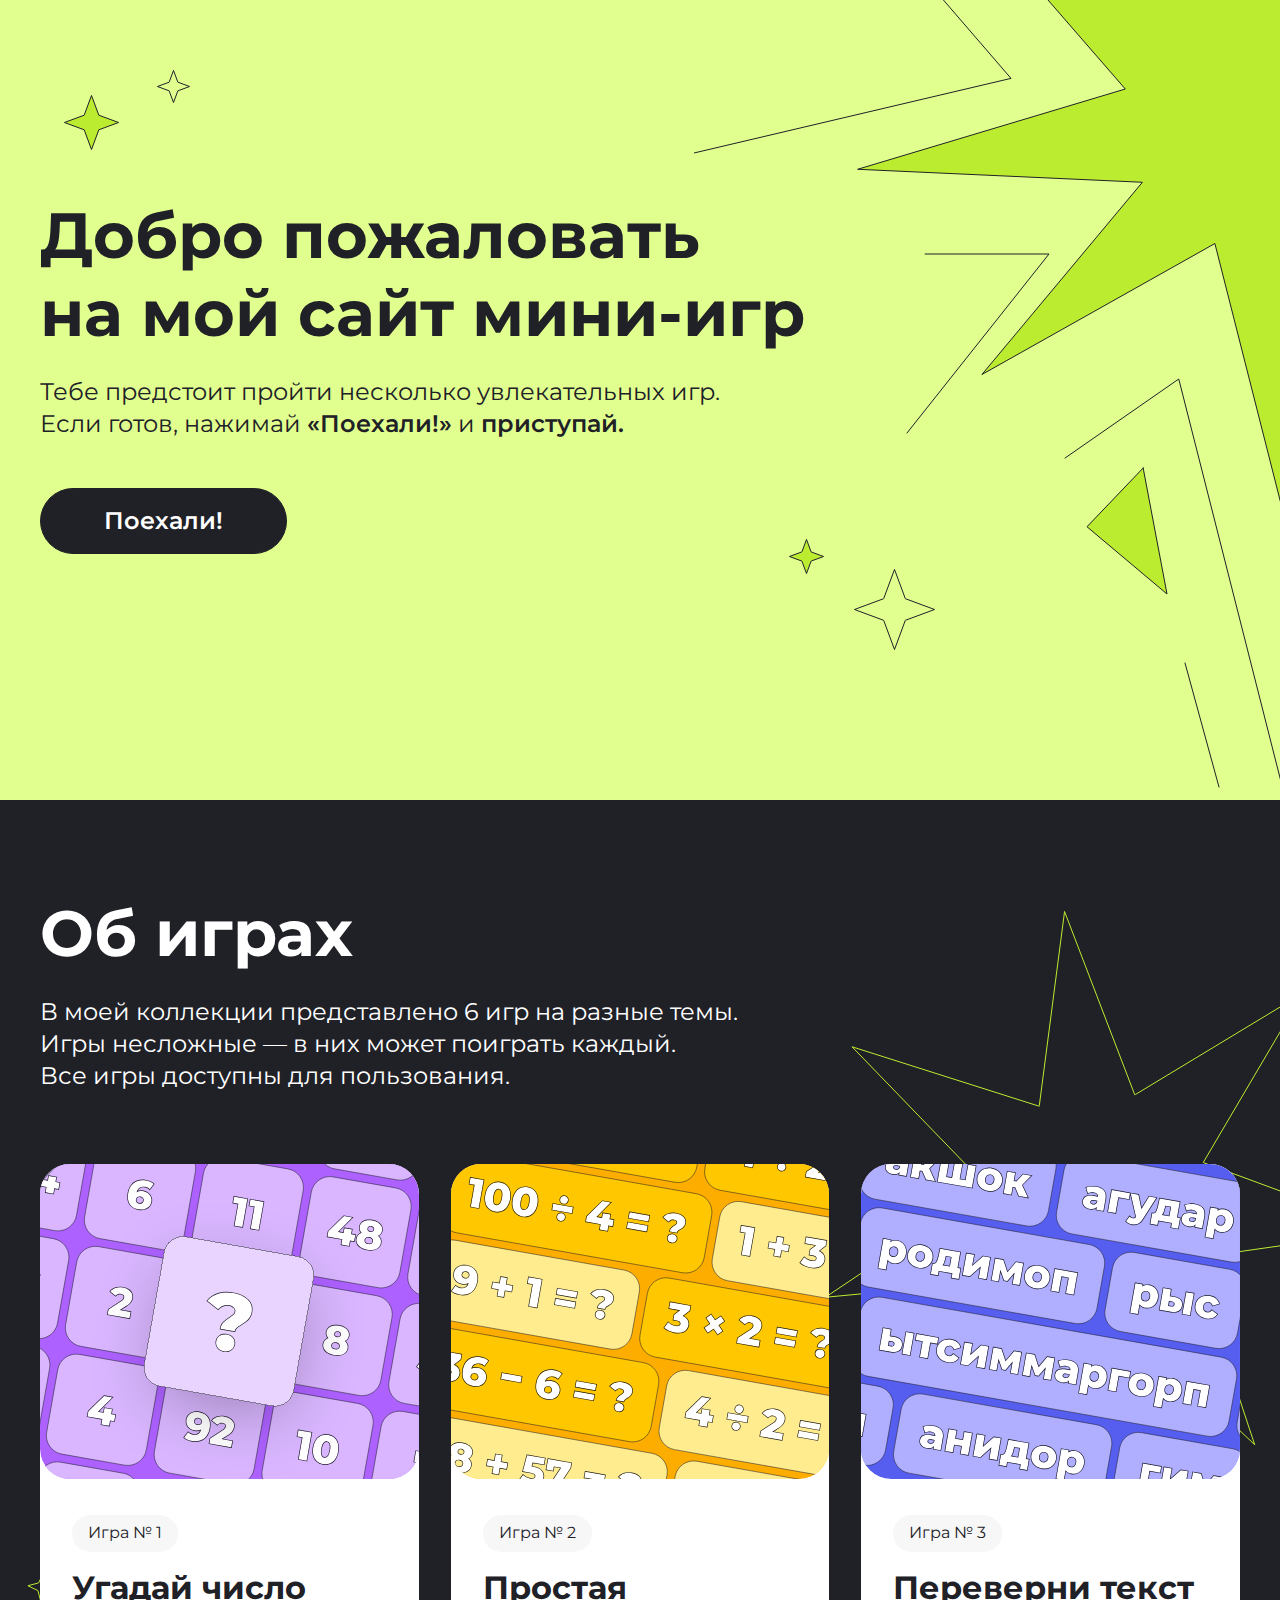
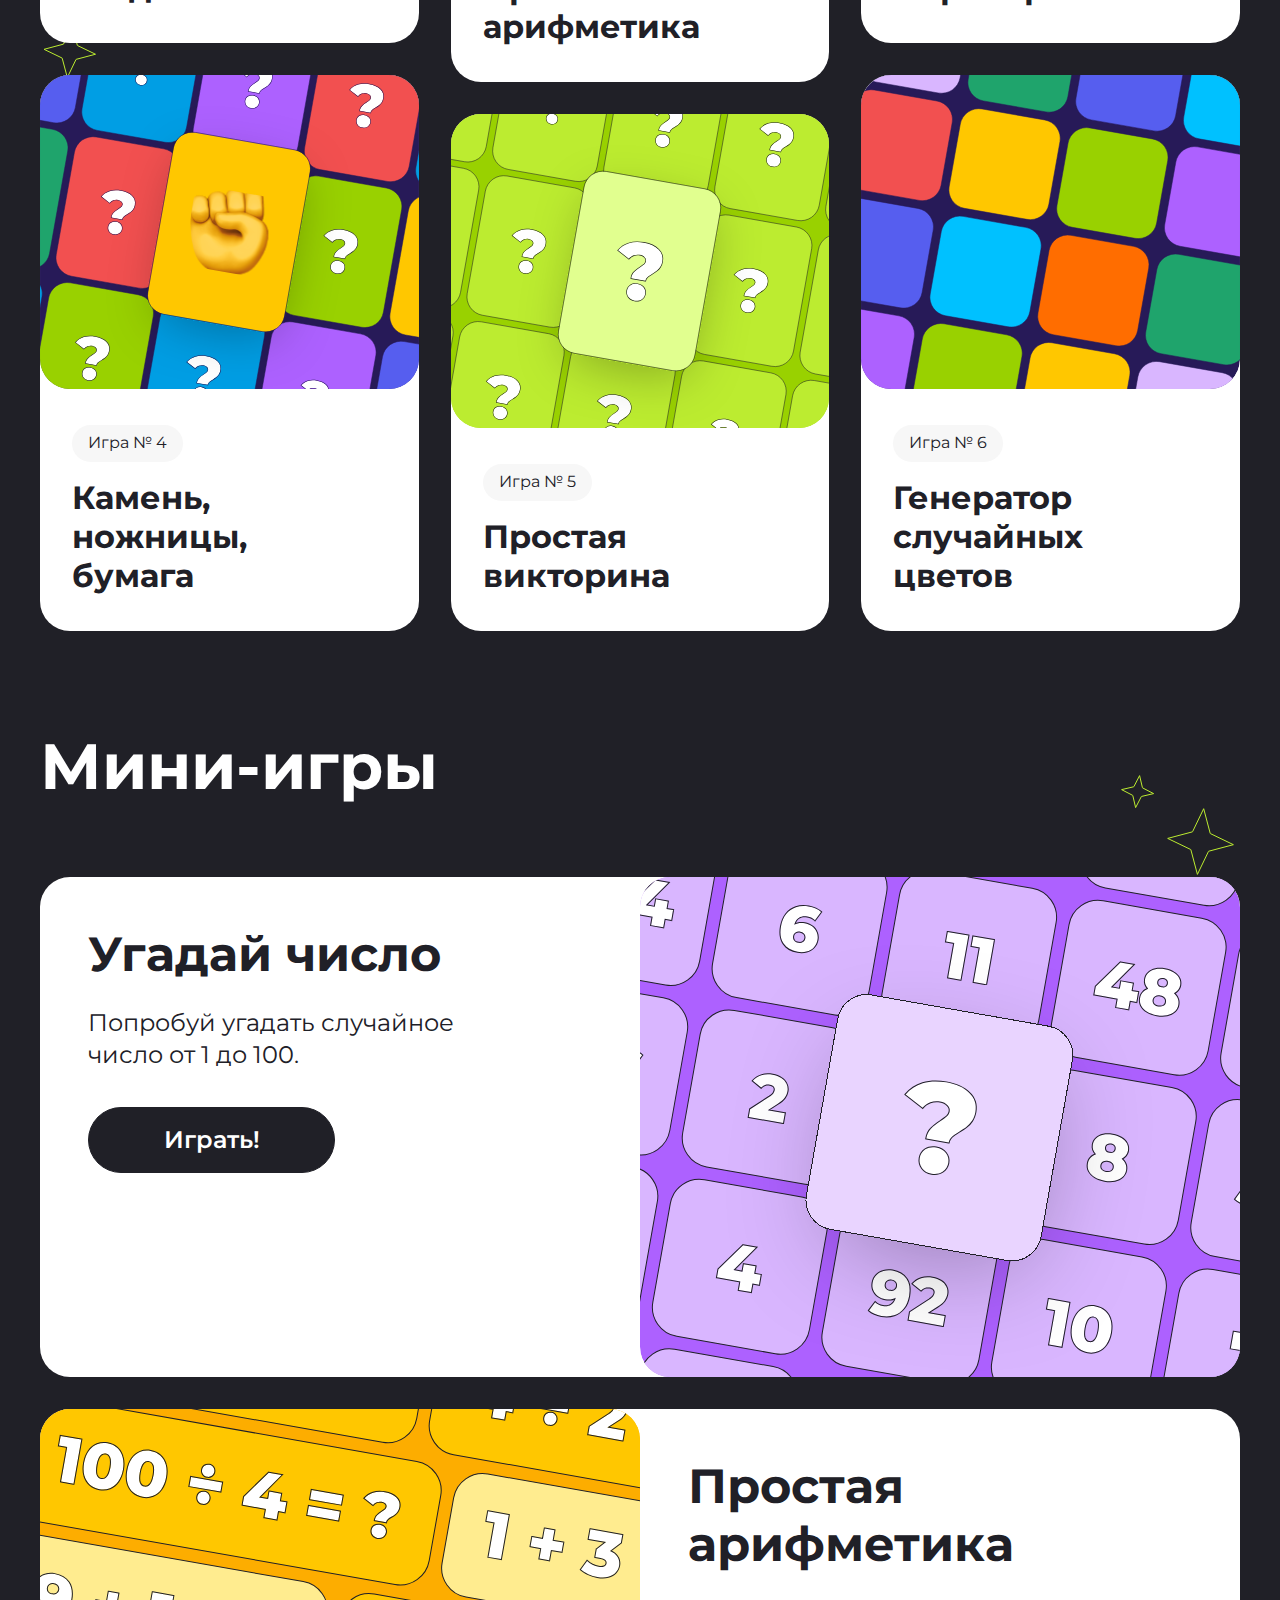
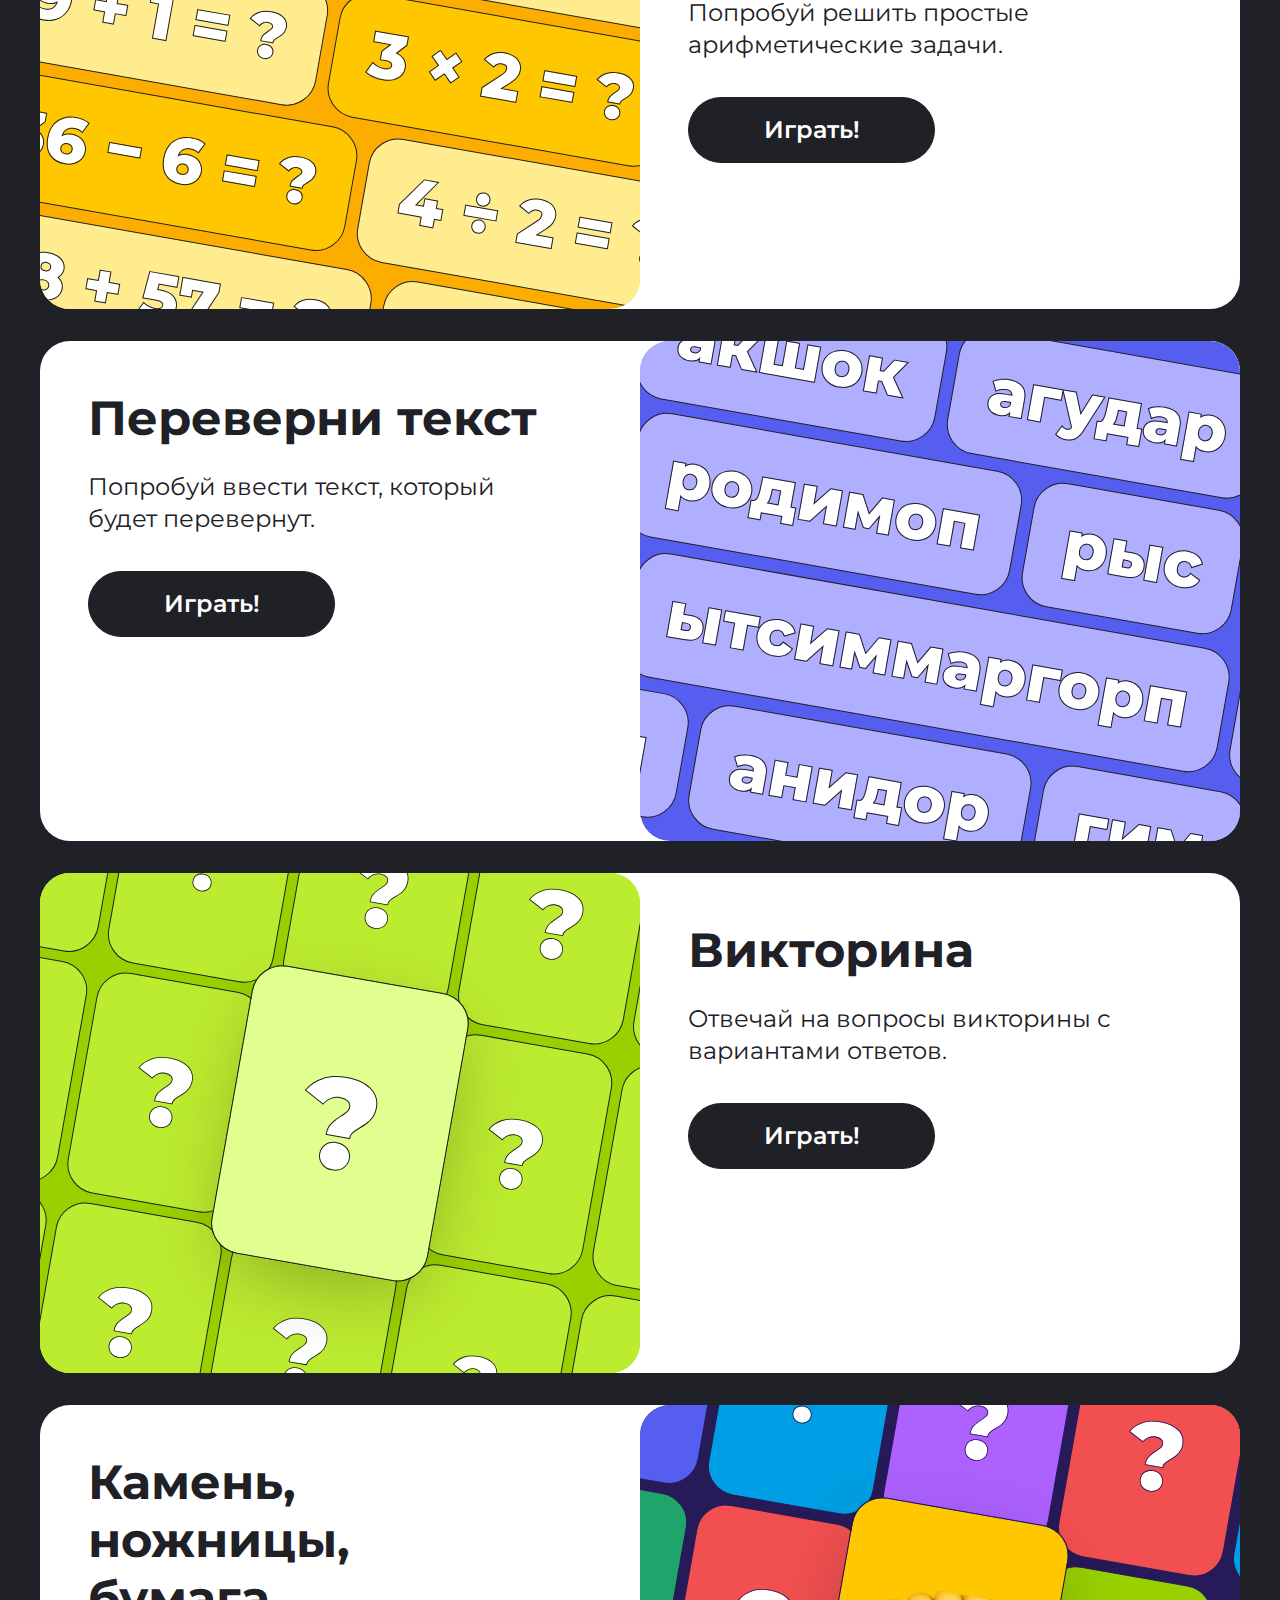
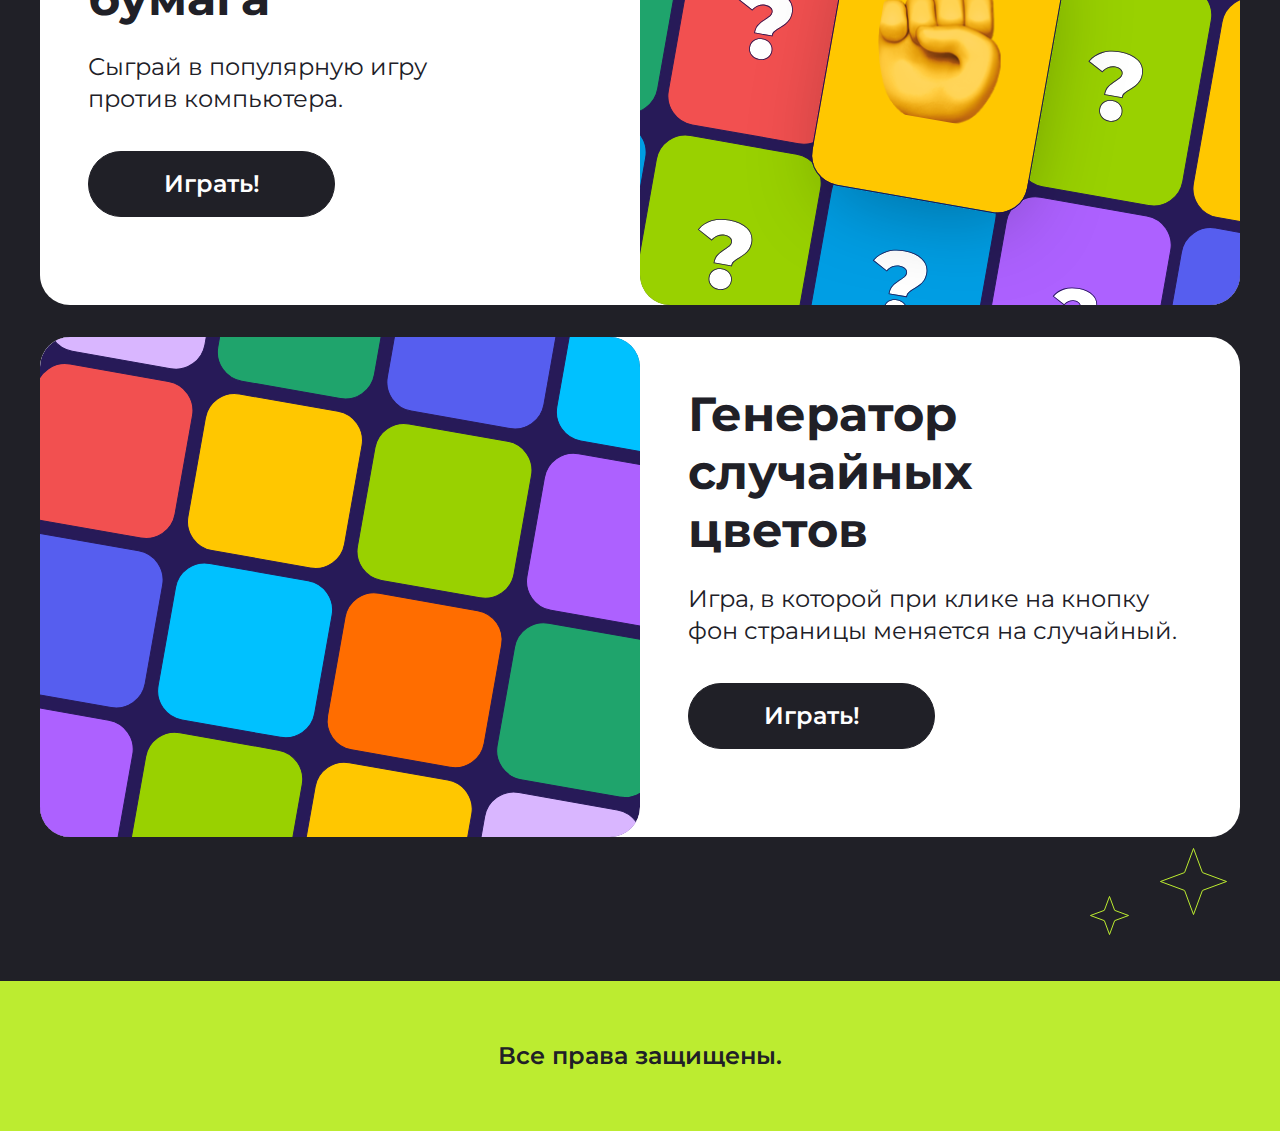
<file: index.html>
<!DOCTYPE html>
<html lang="en">
<head>
    <meta charset="UTF-8">
    <meta name="viewport" content="width=device-width, initial-scale=1.0">
    <title>Сайт с мини-играми</title>
    <link rel="preconnect" href="https://fonts.googleapis.com">
    <link rel="preconnect" href="https://fonts.gstatic.com" crossorigin>
    <link href="https://fonts.googleapis.com/css2?family=Montserrat:wght@100..900&display=swap" rel="stylesheet">
    <link rel="stylesheet" href="css/style.css">
</head>
<body>
    <header class="top overflow">
        <svg class="bg-img img-rays" width="586" height="800" viewBox="0 0 586 800" fill="none" xmlns="http://www.w3.org/2000/svg">
            <g clip-path="url(#clip0_13011_65)">
            <path d="M240.793 -10L317 78.3799L0 153" stroke="#202027" stroke-linecap="round"/>
            <path d="M231.082 254H355L213 433" stroke="#202027" stroke-linecap="round"/>
            <path d="M371 458.046L484.76 379L590.882 797" stroke="#202027" stroke-linecap="round"/>
            <path d="M449.159 468L393 526.765L473 594L449.159 468Z" fill="#BCEC30" stroke="#202027" stroke-linecap="round"/>
            <path d="M491 663L525 787" stroke="#202027" stroke-linecap="round"/>
            </g>
            <defs>
            <clipPath id="clip0_13011_65">
            <rect width="586" height="800" fill="white"/>
            </clipPath>
            </defs>
        </svg>
        <svg class="bg-img img-star-1" width="809" height="788" viewBox="0 0 809 788" fill="none" xmlns="http://www.w3.org/2000/svg">
            <path d="M534.682 308.406C544.111 311.031 806.516 421.965 806.516 421.965L528.111 451.848L703.994 677.661L456.036 523.413L430.772 784.856L360.884 509.531L127.938 640.493L288.405 448.266L3.62971 435.289L271.303 355.027L72.404 125.959L352.036 257.504L416.031 3.6903L444.768 258.048L699.48 82.6023L534.682 308.406Z" fill="#BCEC30" stroke="#202027" stroke-miterlimit="10" stroke-linecap="round"/>
        </svg>
        <svg class="bg-img img-star-2" width="57" height="57" viewBox="0 0 57 57" fill="none" xmlns="http://www.w3.org/2000/svg">
            <path d="M28.5 1.44077L35.7287 20.9759L35.8084 21.1916L36.0241 21.2713L55.5592 28.5L36.0241 35.7287L35.8084 35.8084L35.7287 36.0241L28.5 55.5592L21.2713 36.0241L21.1916 35.8084L20.9759 35.7287L1.44077 28.5L20.9759 21.2713L21.1916 21.1916L21.2713 20.9759L28.5 1.44077Z" fill="#BCEC30" stroke="#202027"/>
        </svg>
        <svg class="bg-img img-star-3" width="35" height="35" viewBox="0 0 35 35" fill="none" xmlns="http://www.w3.org/2000/svg">
            <path d="M17.5 1.44077L21.7577 12.9469L21.8375 13.1626L22.0531 13.2423L33.5592 17.5L22.0531 21.7577L21.8375 21.8375L21.7577 22.0531L17.5 33.5592L13.2423 22.0531L13.1626 21.8375L12.9469 21.7577L1.44077 17.5L12.9469 13.2423L13.1626 13.1626L13.2423 12.9469L17.5 1.44077Z" stroke="#202027"/>
        </svg>
        <svg class="bg-img img-star-4" width="37" height="37" viewBox="0 0 37 37" fill="none" xmlns="http://www.w3.org/2000/svg">
            <path d="M18.5 1.44077L23.0278 13.6768L23.1075 13.8925L23.3232 13.9722L35.5592 18.5L23.3232 23.0278L23.1075 23.1075L23.0278 23.3232L18.5 35.5592L13.9722 23.3232L13.8925 23.1075L13.6768 23.0278L1.44077 18.5L13.6768 13.9722L13.8925 13.8925L13.9722 13.6768L18.5 1.44077Z" fill="#BCEC30" stroke="#202027"/>
        </svg>
        <svg class="bg-img img-star-5" width="83" height="83" viewBox="0 0 83 83" fill="none" xmlns="http://www.w3.org/2000/svg">
            <path d="M41.5 1.44077L52.2398 30.4648L52.3196 30.6804L52.5352 30.7602L81.5592 41.5L52.5352 52.2398L52.3196 52.3196L52.2398 52.5352L41.5 81.5592L30.7602 52.5352L30.6804 52.3196L30.4648 52.2398L1.44077 41.5L30.4648 30.7602L30.6804 30.6804L30.7602 30.4648L41.5 1.44077Z" stroke="#202027"/>
        </svg>
        <div class="top__offer container">
            <h1 class="top__title">
                Добро пожаловать <br> на мой сайт мини-игр
            </h1>
            <p class="top__text text">
                Тебе предстоит пройти несколько увлекательных игр. Если готов, нажимай <span class="text-bold">«Поехали!»</span> и <span class="text-bold">приступай.</span>
            </p>
            <a href="#about" class="btn">
                Поехали!
            </a>
        </div>
    </header>
    <section class="about container overflow" id="about">
        <svg class="bg-img img-star-7" width="567" height="568" viewBox="0 0 567 568" fill="none" xmlns="http://www.w3.org/2000/svg">
            <path d="M311.569 185.338L311.783 185.897L312.295 185.587L479.842 84.2785L380.534 253.019L380.23 253.534L380.791 253.742L564.461 321.57L370.617 349.135L370.025 349.22L370.213 349.787L431.699 535.677L289.288 401.31L288.853 400.9L288.526 401.401L181.527 565.373L197.787 370.254L197.837 369.658L197.242 369.715L2.33088 388.295L165.018 279.354L165.515 279.021L165.1 278.591L29.0482 137.788L215.656 197.059L216.226 197.24L216.303 196.646L241.561 2.48796L311.569 185.338Z" stroke="#BCEC30"/>
        </svg>
        <svg class="bg-img img-star-8" width="32" height="32" viewBox="0 0 32 32" fill="none" xmlns="http://www.w3.org/2000/svg">
            <path d="M17.4367 1.92177L20.2175 12.4032L20.2765 12.6255L20.4836 12.7254L30.2505 17.4371L19.7691 20.218L19.5469 20.2769L19.447 20.484L14.7352 30.251L11.9544 19.7695L11.8954 19.5473L11.6883 19.4474L1.92137 14.7356L12.4028 11.9548L12.6251 11.8958L12.7249 11.6887L17.4367 1.92177Z" stroke="#BCEC30"/>
        </svg>
        <svg class="bg-img img-star-9" width="55" height="55" viewBox="0 0 55 55" fill="none" xmlns="http://www.w3.org/2000/svg">
            <path d="M30.2217 2.02575L35.3236 21.2556L35.3826 21.4778L35.5896 21.5777L53.5086 30.2221L34.2788 35.324L34.0566 35.3829L33.9567 35.59L25.3123 53.5089L20.2104 34.2791L20.1514 34.0569L19.9443 33.957L2.02539 25.3126L21.2552 20.2107L21.4774 20.1518L21.5773 19.9447L30.2217 2.02575Z" stroke="#BCEC30"/>
        </svg>        
        <h2 class="about__title section-title">
            Об играх
        </h2>
        <p class="text about__text">
            В моей коллекции представлено 6 игр на разные темы.<br>
            Игры несложные — в них может поиграть каждый.<br>
            Все игры доступны для пользования.<br>
        </p>
        <div class="about__cards grid-columns">
            <a href="#" class="about__card game-card game-card_1">
                <img class="about__img" src="img/about-img-1.svg" alt="Угадай число">
                <div class="game-card__info">
                    <div class="game-card__number">
                        Игра № 1
                    </div>
                    <h4 class="game-card__title">
                        Угадай число
                    </h4>
                </div>
            </a>
            <a href="#" class="about__card game-card game-card_2">
                <img class="about__img" src="img/about-img-2.svg" alt="Простая арифметика">
                <div class="game-card__info">
                    <div class="game-card__number">
                        Игра № 2
                    </div>
                    <h4 class="game-card__title">
                        Простая арифметика
                    </h4>
                </div>
            </a>
            <a href="#" class="about__card game-card game-card_3">
               <img class="about__img" src="img/about-img-3.svg" alt="Переверни текст">
                <div class="game-card__info">
                    <div class="game-card__number">
                        Игра № 3
                    </div>
                    <h4 class="game-card__title">
                        Переверни текст
                    </h4>
                </div>
            </a>
            <a href="#" class="about__card game-card game-card_4">
                <img class="about__img" src="img/about-img-4.svg" alt="Камень, ножницы, бумага">
                <div class="game-card__info">
                    <div class="game-card__number">
                        Игра № 4
                    </div>
                    <h4 class="game-card__title">
                        Камень, ножницы, <br> бумага
                    </h4>
                </div>
            </a>
            <a href="#" class="about__card game-card game-card_5">
                <img class="about__img" src="img/about-img-5.svg" alt="Простая викторина">
                <div class="game-card__info">
                    <div class="game-card__number">
                        Игра № 5
                    </div>
                    <h4 class="game-card__title">
                        Простая викторина
                    </h4>
                </div>
            </a>
            <a href="#" class="about__card game-card game-card_6">
                <img class="about__img" src="img/about-img-6.svg" alt="Генератор случайных цветов">
                <div class="game-card__info">
                    <div class="game-card__number">
                        Игра № 6
                    </div>
                    <h4 class="game-card__title">
                        Генератор случайных цветов
                    </h4>
                </div>
            </a>
        </div>
    </section>
    <div class="game-box container overflow">
        <svg class="bg-img img-star-10 game-box__star" width="69" height="69" viewBox="0 0 69 69" fill="none" xmlns="http://www.w3.org/2000/svg">
            <path d="M37.6757 1.70276L44.2009 26.2974L44.2599 26.5196L44.467 26.6195L67.3851 37.6756L42.7904 44.2008L42.5682 44.2598L42.4683 44.4669L31.4122 67.385L24.887 42.7903L24.828 42.5681L24.621 42.4682L1.70287 31.4121L26.2975 24.8869L26.5197 24.8279L26.6196 24.6209L37.6757 1.70276Z" stroke="#BCEC30"/>
        </svg>
        <svg class="bg-img img-star-11 game-box__star" width="36" height="36" viewBox="0 0 36 36" fill="none" xmlns="http://www.w3.org/2000/svg">
            <path d="M19.5959 1.5971L22.4149 13.5957L22.4675 13.8195L22.6716 13.9252L33.6151 19.5956L21.6165 22.4146L21.3927 22.4671L21.2869 22.6713L15.6166 33.6148L12.7976 21.6162L12.745 21.3924L12.5409 21.2866L1.5974 15.6163L13.596 12.7973L13.8198 12.7447L13.9256 12.5406L19.5959 1.5971Z" stroke="#BCEC30"/>
        </svg>
        <svg class="bg-img img-star-12 game-box__star" width="69" height="69" viewBox="0 0 69 69" fill="none" xmlns="http://www.w3.org/2000/svg">
            <path d="M34.5 1.44077L43.3492 25.3554L43.429 25.571L43.6446 25.6508L67.5592 34.5L43.6446 43.3492L43.429 43.429L43.3492 43.6446L34.5 67.5592L25.6508 43.6446L25.571 43.429L25.3554 43.3492L1.44077 34.5L25.3554 25.6508L25.571 25.571L25.6508 25.3554L34.5 1.44077Z" stroke="#BCEC30"/>
        </svg>
        <svg class="bg-img img-star-13 game-box__star" width="41" height="41" viewBox="0 0 41 41" fill="none" xmlns="http://www.w3.org/2000/svg">
            <path d="M20.5 1.44077L25.5679 15.1367L25.6477 15.3523L25.8633 15.4321L39.5592 20.5L25.8633 25.5679L25.6477 25.6477L25.5679 25.8633L20.5 39.5592L15.4321 25.8633L15.3523 25.6477L15.1367 25.5679L1.44077 20.5L15.1367 15.4321L15.3523 15.3523L15.4321 15.1367L20.5 1.44077Z" stroke="#BCEC30"/>
        </svg>
        <h2 class="game-box__title section-title">
            Мини-игры
        </h2>
        <div class="game-box__cards">
            <a href="#" class="game-box__card game-card game-card_big game-box__card_reverse">
                <div class="game-card__info game-card__info_big">
                    <h3 class="game-card__name">
                        Угадай число
                    </h3>
                    <p class="text game-card__text">
                        Попробуй угадать случайное число от 1 до 100.
                    </p>
                    <div class="btn game-box__btn">
                        Играть!
                    </div>
                </div>
                <img class="game-box__img" src="img/game-1.svg" alt="Угадай число">
            </a>
            <a href="#" class="game-box__card game-card game-card_big">
                <img class="game-box__img" src="img/game-2.svg" alt="Простая арифметика">
                <div class="game-card__info game-card__info_big">
                    <h3 class="game-card__name">
                        Простая арифметика
                    </h3>
                    <p class="text game-card__text">
                        Попробуй решить простые арифметические задачи.
                    </p>
                    <div class="btn game-box__btn">
                        Играть!
                    </div>
                </div>
            </a>
            <a href="#" class="game-box__card game-card game-card_big game-box__card_reverse">
                <div class="game-card__info game-card__info_big">
                    <h3 class="game-card__name">
                        Переверни текст
                    </h3>
                    <p class="text game-card__text">
                        Попробуй ввести текст, который будет перевернут.
                    </p>
                    <div class="btn game-box__btn">
                        Играть!
                    </div>
                </div>
                <img class="game-box__img" src="img/game-3.svg" alt="Переверни текст">
            </a>
            <a href="#" class="game-box__card game-card game-card_big">
                <img class="game-box__img" src="img/game-4.svg" alt="Викторина">
                <div class="game-card__info game-card__info_big">
                    <h3 class="game-card__name">
                        Викторина
                    </h3>
                    <p class="text game-card__text">
                        Отвечай на вопросы викторины с вариантами ответов.
                    </p>
                    <div class="btn game-box__btn">
                        Играть!
                    </div>
                </div>
            </a>
            <a href="#" class="game-box__card game-card game-card_big game-box__card_reverse">
                <div class="game-card__info game-card__info_big">
                    <h3 class="game-card__name">
                        Камень, ножницы, бумага
                    </h3>
                    <p class="text game-card__text">
                        Сыграй в популярную игру против компьютера.
                    </p>
                    <div class="btn game-box__btn">
                        Играть!
                    </div>
                </div>
                <img class="game-box__img" src="img/game-5.svg" alt="Камень, ножницы, бумага">
            </a>
            <a href="#" class="game-box__card game-card game-card_big">
                <img class="game-box__img" src="img/game-6.svg" alt="Генератор случайных цветов">
                <div class="game-card__info game-card__info_big">
                    <h3 class="game-card__name">
                        Генератор случайных цветов
                    </h3>
                    <p class="text game-card__text game-card__text_big">
                        Игра, в которой при клике на кнопку фон страницы меняется на случайный.
                    </p>
                    <div class="btn game-box__btn">
                        Играть!
                    </div>
                </div>
            </a>
        </div>    
    </div>
    <footer class="footer overflow">
        <a href="#" class="footer__link text-bold">
            Все права защищены.
        </a>
    </footer>
</body>
</html>
</file>
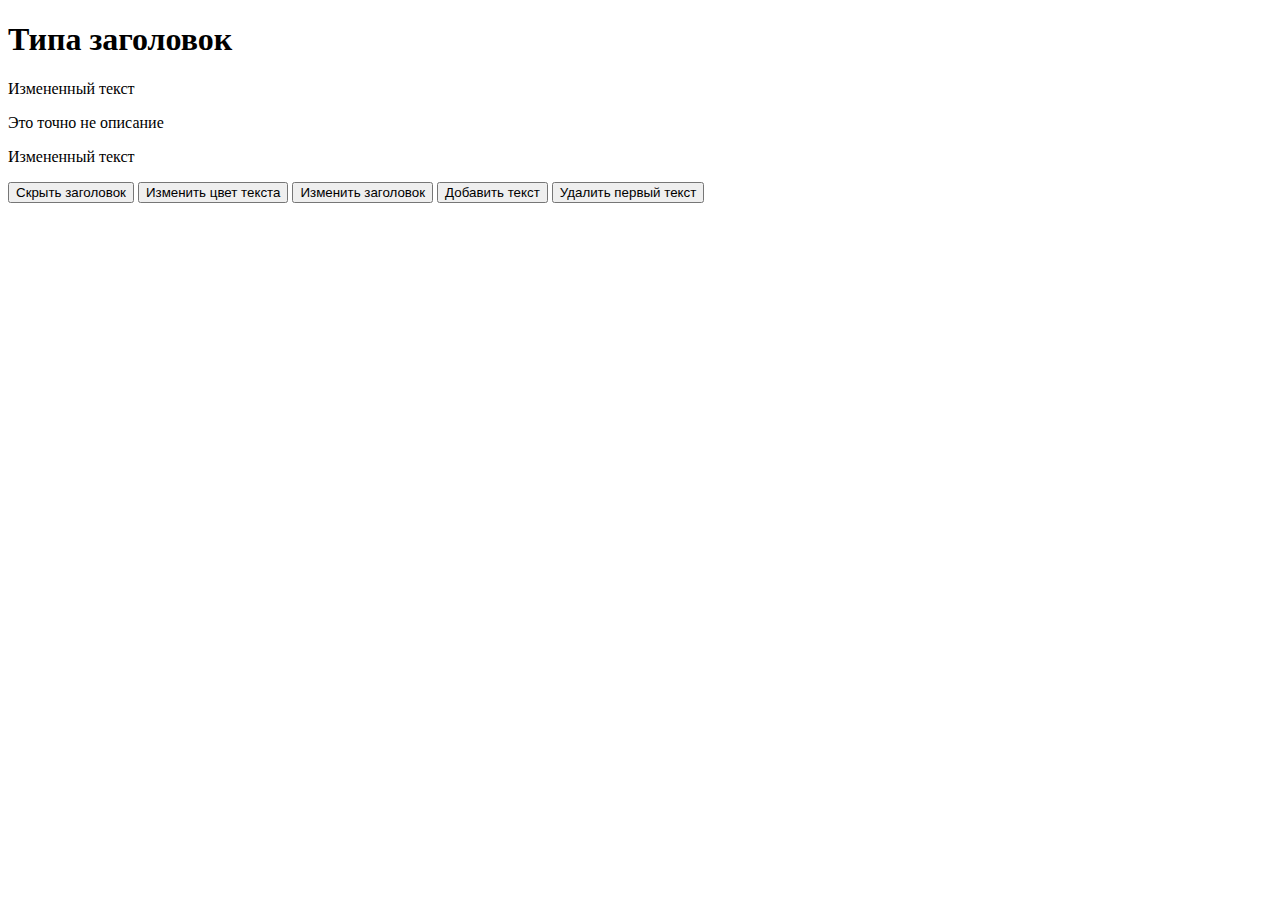
<file: hw-9.html>
<!DOCTYPE html>
<html lang="en">
<head>
    <meta charset="UTF-8">
    <meta name="viewport" content="width=device-width, initial-scale=1.0">
    <title>Document</title>
    <style>
        .header_none {
            display: none;
        }
    </style>
</head>
<body>
    <h1 class="header title">Типа заголовок</h1>
    <p class="text description">Просто текст под заголовком</p>
    <p class="no-description">Это точно не описание</p>
    <p class="description">Еще одно описание</p>
    <button class="btn hide-btn">Скрыть заголовок</button>
    <button class="btn color-btn">Изменить цвет текста</button>
    <button class="btn alter-btn">Изменить заголовок</button>
    <button class="btn add-btn">Добавить текст</button>
    <button class="btn remove-btn">Удалить первый текст</button>
    <script src="js/hw-9.js"></script>
</body>
</html>
</file>
<file: css/style.css>
:root {
	--dark: #202027;
    --green: #BCEC30;
	--light-green: #E1FF8F;
    --white: #FFFFFF;
    --gray: #F7F7F7;
    scroll-behavior: smooth;
}

* {
    margin: 0;
    padding: 0;
}

body {
    font-family: "Montserrat", serif;
    font-size: 16px;
    color: var(--dark);
    background-color: var(--dark);
}

.overflow {
    overflow-x: hidden;
}

.container {
    padding-left: calc(50% - 600px);
    padding-right: calc(50% - 600px);
}

.grid-columns {
    display: grid;
    gap: 32px;
    grid-template-columns: repeat(12, 1fr);
}

a {
    text-decoration: none;
    color: var(--dark);
}

h1, h2, h3, h4 {
    font-weight: 700;
}

h1 {
    font-size: 4rem;
}

h2 {
    font-size: 4rem;
}

h3 {
    font-size: 3rem;
}

h4 {
    font-size: 2rem;
}

.text {
    font-size: 1.5rem;
    font-weight: 400;
    line-height: 2rem;
}

.text-bold {
    font-size: 1.5rem;
    font-weight: 600;
    line-height: 2rem;
}

.text-sign {
    font-size: 1rem;
    font-weight: 400;
    line-height: 2rem;
}

.btn {
    box-sizing: border-box;
    display: flex;
    justify-content: center;
    align-items: center;
    border-radius: 60px;
    background: var(--dark);
    color: var(--white);
    width: 247px;
    height: 66px;
    padding: 16px 28px;
    font-size: 1.5rem;
    font-weight: 600;
    line-height: 141.688%;
    transition: all 0.5s;
    border: 1px solid var(--dark);
}

.btn:hover {
    background: none;
    border: 1px solid var(--dark);
    color: var(--dark);
}

.bg-img {
    position: absolute;
}

.img-rays {
    top: 0;
    right: 0;
}

.img-star-1 {
    top: -266px;
    right: -383px;
}

.img-star-2 {
    top: 94px;
    left: 63px;
}

.img-star-3 {
    top: 69px;
    left: 156px;
}

.img-star-4 {
    top: 538px;
    right: 455px;
}

.img-star-5 {
    top: 568px;
    right: 344px;
}

.img-star-7 {
    top: 109px;
    right: -110px;
}

.img-star-8 {
    top: 771px;
    left: 26px;
}

.img-star-9 {
    top: 824px;
    left: 42px;
}

.img-star-10 {
    top: 126px;
    right: 45px;
}

.img-star-11 {
    top: 93px;
    right: 124px;
}

.img-star-12 {
    bottom: 65px;
    right: 52px;
}

.img-star-13 {
    bottom: 45px;
    right: 150px;
}

.section-title {
    color: var(--white);
}

.top {
    background-color: var(--light-green);
    height: 800px;
    position: relative;
}

.top__offer {
    padding-top: 196px;
    position: inherit;
}

.top__title {
    margin-bottom: 24px;
}

.top__text {
    max-width: 720px;
    margin-bottom: 48px;
}

.about {
    background-color: var(--dark);
    padding-top: 94px;
    position: relative;
}

.about__title {
    margin-bottom: 24px;
}

.about__text {
    color: var(--white);
    margin-bottom: 72px;
}

.about__cards {
    padding-bottom: 50px;
    position: inherit;
    grid-template-rows: auto;
}

.about__card {
    background-color: var(--white);
    border-radius: 30px;
    grid-column: span 4;
    padding-bottom: 36px;
    height: fit-content;
    transition: transform 0.5s;
}

.about__card:hover {
    transform: scale(1.05);
}

.game-card_1 {
    grid-row: 1 / 2;
}

.game-card_2 {
    grid-row: 1 / 3;
}

.game-card_3 {
    grid-row: 1 / 2;
}

.game-card_4 {
    grid-row: 2 / 4;
}

.game-card_5 {
    grid-row: 3 / 4;
}

.game-card_6 {
    grid-row: 2 / 4;
}

.about__img {
    width: 100%;
}

.game-card__info {
    padding-top: 32px;
    padding-left: 32px;
    padding-right: 32px;
}

.game-card__number {
    display: flex;
    padding: 8px 16px 10px 16px;
    align-items: center;
    border-radius: 52.582px;
    background: var(--gray);
    width: fit-content;
    margin-bottom: 16px;
}

.game-box {
    background-color: var(--dark);
    position: relative;
    padding-bottom: 144px;
}

.game-box__title {
    margin-top: 46px;
    margin-bottom: 72px;
}

.game-box__cards {
    display: flex;
    flex-direction: column;
    gap: 32px;
}

.game-box__card {
    background-color: var(--white);
    display: flex;
    justify-content: space-between;
    border-radius: 30px;
}

.game-card__info_big {
    padding: 48px;
    width: 100%;
}

.game-card__name {
    margin-bottom: 24px;
    width: 450px;
}

.game-card__text {
    margin-bottom: 36px;
    width: 423px;;
}

.game-card__text_big {
    width: 100%;
}

.footer {
    background-color: var(--green);
    height: 150px;
    display: flex;
    justify-content: center;
    align-items: center;
}

@media (max-width: 1240px) {
    .container {
        padding-left: 16px;
        padding-right: 16px;
    }

    h1 {
        font-size: 2.5rem;
    }
    
    h2 {
        font-size: 2rem;
    }
    
    h3 {
        font-size: 2rem;
    }
    
    h4 {
        font-size: 2rem;
    }

    .text {
        font-size: 1rem;
        line-height: normal;
    }
    
    .text-bold {
        font-size: 1rem;
        line-height: normal;
    }

    .img-rays {
        display: none;
    }
    
    .img-star-1 {
        top: -103px;
        right: -113px;
        width: 223px;
        height: 239px;
        transform: rotate(108deg);
        flex-shrink: 0;
    }
    
    .img-star-2 {
        top: 97px;
        left: 37px;
        width: 35px;
        height: 35px;
    }
    
    .img-star-3 {
        top: 64px;
        left: 91px;
        width: 21px;
        height: 21px;
    }
    
    .img-star-4 {
        top: 557px;
        right: 86px;
        width: 18px;
        height: 18px;
    }
    
    .img-star-5 {
        top: 580px;
        right: 34px;
        width: 39px;
        height: 41px;
    }
    
    .img-star-7 {
        top: 109px;
        right: -110px;
    }
    
    .img-star-8 {
        top: 771px;
        left: 26px;
    }
    
    .img-star-9 {
        top: 824px;
        left: 42px;
    }

    .top {
        height: 700px;
    }
    
    .top__offer {
        padding-top: 147px;
        display: flex;
        flex-direction: column;
        align-items: center;
    }
    
    .top__title {
        margin-bottom: 24px;
        text-align: center;
    }
    
    .top__text {
        margin-bottom: 36px;
        text-align: center;
    }

    .btn {
        width: 285px;
        height: 55px;
        padding: 16px 28px;
        font-size: 1rem;
    }

    .about {
        display: none;
    }

    .game-box {
        padding-bottom: 49px;
    }

    .game-box__star {
        display: none;
    }

    .game-box__title {
        margin-top: 48px;
        margin-bottom: 48px;
    }

    .game-box__card {
        flex-direction: column;
    }

    .game-box__card_reverse {
        flex-direction: column-reverse;
    }

    .game-card__info {
        padding: 29px;
    }

    .game-card__name {
        width: 285px;
    }

    .game-card__text {
        width: 275px;
    }

    .game-card__text_big {
        width: 235px;
    }

    .footer {
        height: 100px;
    }

    .footer__link {
        font-size: 1rem;
    }
}
</file>
